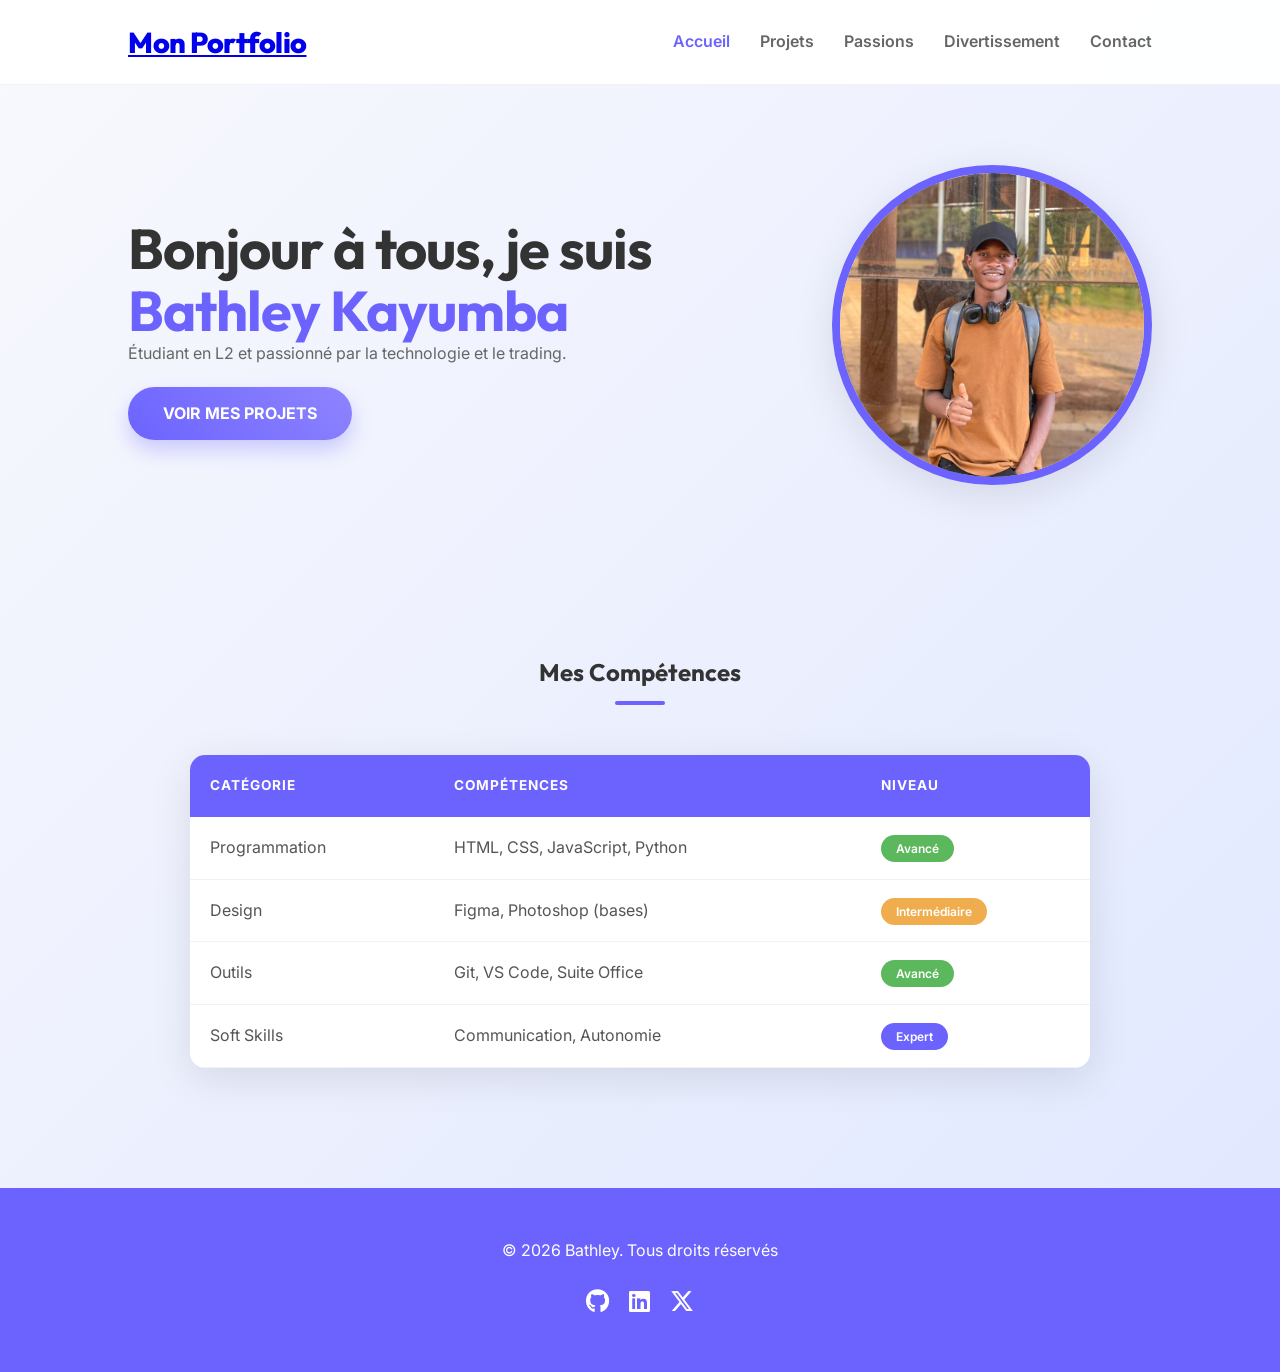
<file: index.html>
<!DOCTYPE html>
<html lang="fr">
<head>
    <meta charset="UTF-8">
    <meta name="viewport" content="width=device-width, initial-scale=1.0">
    <title>Portfolio - Bathley Kayumba</title>
    <link rel="stylesheet" href="CSS/style.css">
    <link rel="stylesheet" href="https://cdnjs.cloudflare.com/ajax/libs/font-awesome/6.5.1/css/all.min.css">
</head>
<body>

   <header class="navbar">
    <div class="logo">
        <a href="index.html">Mon Portfolio</a>
    </div>
    <nav>
        <ul>
            <li><a href="index.html" class="active">Accueil</a></li>
            <li><a href="projet.html">Projets</a></li>
            <li><a href="passion.html">Passions</a></li>
            <li><a href="divertissement.html">Divertissement</a></li>
            <li><a href="contact.html">Contact</a></li>
        </ul>
    </nav>
</header>

    <main>
        <section class="hero">
            <div class="hero-text">
                <h1>Bonjour à tous, je suis <br><span>Bathley Kayumba</span></h1>
                <p>Étudiant en L2 et passionné par la technologie et le trading.</p>
                <a href="projet.html" class="btn">VOIR MES PROJETS</a>
            </div>

            
            <div class="hero-img">
                <img src="Image/I2.jpeg" alt="Bathley">
            </div>
        </section>

        <section class="competences">
            <div class="header-section">
                <h2>Mes Compétences</h2>
                <div class="underline"></div>
            </div>
            <div class="skills-table-container">
                <table class="skills-table">
                    <thead>
                        <tr>
                            <th>CATÉGORIE</th>
                            <th>COMPÉTENCES</th>
                            <th>NIVEAU</th>
                        </tr>
                    </thead>
                    <tbody>
                        <tr>
                            <td>Programmation</td>
                            <td>HTML, CSS, JavaScript, Python</td>
                            <td><span class="badge advanced">Avancé</span></td>
                        </tr>
                        <tr>
                            <td>Design</td>
                            <td>Figma, Photoshop (bases)</td>
                            <td><span class="badge intermediate">Intermédiaire</span></td>
                        </tr>
                        <tr>
                            <td>Outils</td>
                            <td>Git, VS Code, Suite Office</td>
                            <td><span class="badge advanced">Avancé</span></td>
                        </tr>
                        <tr>
                            <td>Soft Skills</td>
                            <td>Communication, Autonomie</td>
                            <td><span class="badge expert">Expert</span></td>
                        </tr>
                    </tbody>
                </table>
            </div>
        </section>
    </main>

    <footer>
        <p>&copy; 2026 Bathley. Tous droits réservés</p>
        <div class="social-icons">
            <a href="#"><i class="fa-brands fa-github"></i></a>
            <a href="#"><i class="fa-brands fa-linkedin"></i></a>
            <a href="#"><i class="fa-brands fa-x-twitter"></i></a>
        </div>
    </footer>

</body>
</html>
</file>
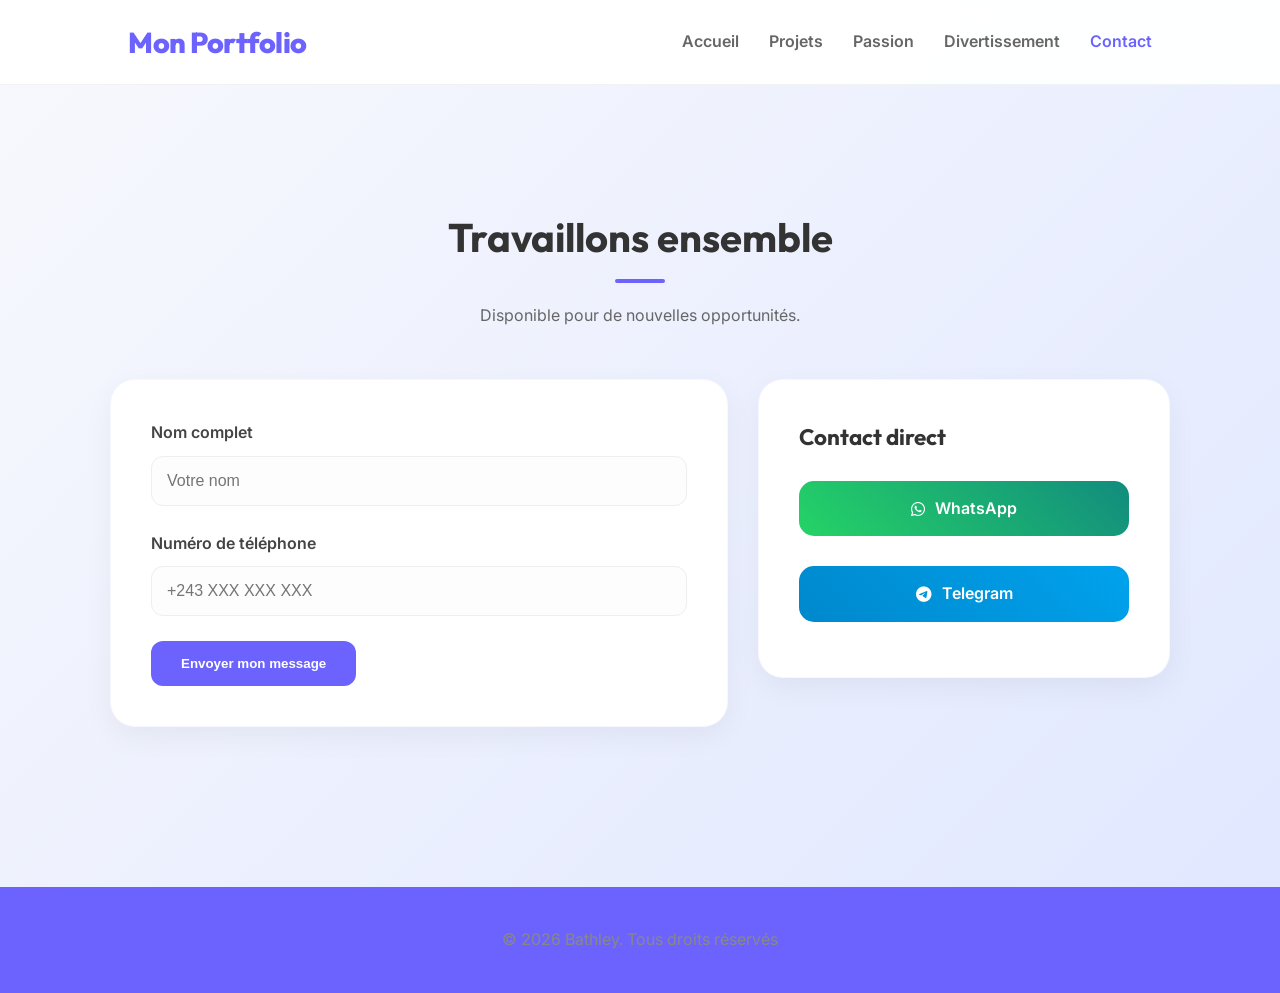
<file: contact.html>
<!DOCTYPE html>
<html lang="fr">
<head>
    <meta charset="UTF-8">
    <meta name="viewport" content="width=device-width, initial-scale=1.0">
    <title>Contact - Mon Portfolio</title>
    <link rel="stylesheet" href="CSS/style.css">
    <link rel="stylesheet" href="https://cdnjs.cloudflare.com/ajax/libs/font-awesome/6.5.1/css/all.min.css">
    
    <style>
        /* Styles spécifiques pour aligner avec le design des captures d'écran */
        :root {
            --brand-color: #6C63FF;
            --bg-light: #f8f9fd;
            --white: #ffffff;
            --shadow: 0 10px 30px rgba(0, 0, 0, 0.05);
        }

        body {
            background-color: var(--bg-light);
            margin: 0;
            font-family: 'Inter', sans-serif;
        }

        .contact-page {
            max-width: 1100px;
            margin: 0 auto;
            padding: 80px 20px;
        }

        .header-section {
            text-align: center;
            margin-bottom: 50px;
        }

        .header-section h2 {
            font-size: 2.5rem;
            color: #333;
            margin-bottom: 10px;
        }

        .underline {
            width: 50px;
            height: 4px;
            background: var(--brand-color);
            margin: 0 auto 20px;
            border-radius: 2px;
        }

        /* Grille de contact */
        .contact-grid {
            display: grid;
            grid-template-columns: 1.5fr 1fr;
            gap: 30px;
            align-items: start;
        }

        /* Style des cartes */
        .contact-form-card, .contact-direct {
            background: var(--white);
            padding: 40px;
            border-radius: 25px;
            box-shadow: var(--shadow);
        }

        /* Formulaire */
        .form-group {
            margin-bottom: 25px;
        }

        .form-group label {
            display: block;
            margin-bottom: 10px;
            font-weight: 600;
            color: #444;
        }

        .form-group input {
            width: 100%;
            padding: 15px;
            border: 1px solid #eee;
            border-radius: 12px;
            background: #fdfdfd;
            font-size: 1rem;
            transition: 0.3s;
            box-sizing: border-box; /* Important pour le padding */
        }

        .form-group input:focus {
            outline: none;
            border-color: var(--brand-color);
            box-shadow: 0 0 0 4px rgba(108, 99, 255, 0.1);
        }

        .btn-grad {
            background: var(--brand-color);
            color: white;
            border: none;
            padding: 15px 30px;
            border-radius: 12px;
            font-weight: 600;
            cursor: pointer;
            transition: 0.3s;
            width: fit-content;
        }

        .btn-grad:hover {
            transform: translateY(-3px);
            box-shadow: 0 5px 15px rgba(108, 99, 255, 0.3);
        }

        /* Boutons de contact direct */
        .contact-direct h3 {
            margin-top: 0;
            margin-bottom: 25px;
            font-size: 1.4rem;
        }

        .direct-buttons {
            display: flex;
            flex-direction: column;
            gap: 15px;
        }

        .social-btn {
            display: flex;
            align-items: center;
            justify-content: center;
            gap: 10px;
            padding: 15px;
            border-radius: 15px;
            text-decoration: none;
            color: white;
            font-weight: 600;
            transition: 0.3s;
        }

        .whatsapp { background-color: #25D366; }
        .telegram { background-color: #0088cc; }

        .social-btn:hover {
            filter: brightness(1.1);
            transform: scale(1.02);
        }

        footer {
            text-align: center;
            padding: 40px;
            color: #888;
        }

        /* Responsive */
        @media (max-width: 850px) {
            .contact-grid {
                grid-template-columns: 1fr;
            }
        }
    </style>
</head>
<body>

    <header class="navbar"> 
        <div class="logo"><a href="index.html" style="text-decoration:none; color:inherit;">Mon Portfolio</a></div>
        <nav>
            <ul>
                <li><a href="index.html">Accueil</a></li>
                <li><a href="projet.html">Projets</a></li>
                <li><a href="passion.html">Passion</a></li>
                <li><a href="divertissement.html">Divertissement</a></li>
                <li><a href="contact.html" class="active">Contact</a></li>
            </ul>
        </nav>
    </header>

    <main class="contact-page">
        <div class="header-section">
            <h2>Travaillons ensemble</h2>
            <div class="underline"></div>
            <p>Disponible pour de nouvelles opportunités.</p>
        </div>

        <div class="contact-grid">
            <section class="contact-form-card">
                <form>
                    <div class="form-group">
                        <label>Nom complet</label>
                        <input type="text" placeholder="Votre nom" required>
                    </div>
                    <div class="form-group">
                        <label>Numéro de téléphone</label>
                        <input type="tel" placeholder="+243 XXX XXX XXX">
                    </div>
                    <button type="submit" class="btn-grad">Envoyer mon message</button>
                </form>
            </section>

            <section class="contact-direct">
                <h3>Contact direct</h3>
                <div class="direct-buttons">
                    <a href="https://wa.me/243999521453" target="_blank" class="social-btn whatsapp">
                        <i class="fa-brands fa-whatsapp"></i> WhatsApp
                    </a>
                    <a href="https://t.me/ton_username" target="_blank" class="social-btn telegram">
                        <i class="fa-brands fa-telegram"></i> Telegram
                    </a>
                </div>
            </section>
        </div>
    </main>

    <footer>
        <p>&copy; 2026 Bathley. Tous droits réservés</p>
    </footer>

</body>
</html>
</file>
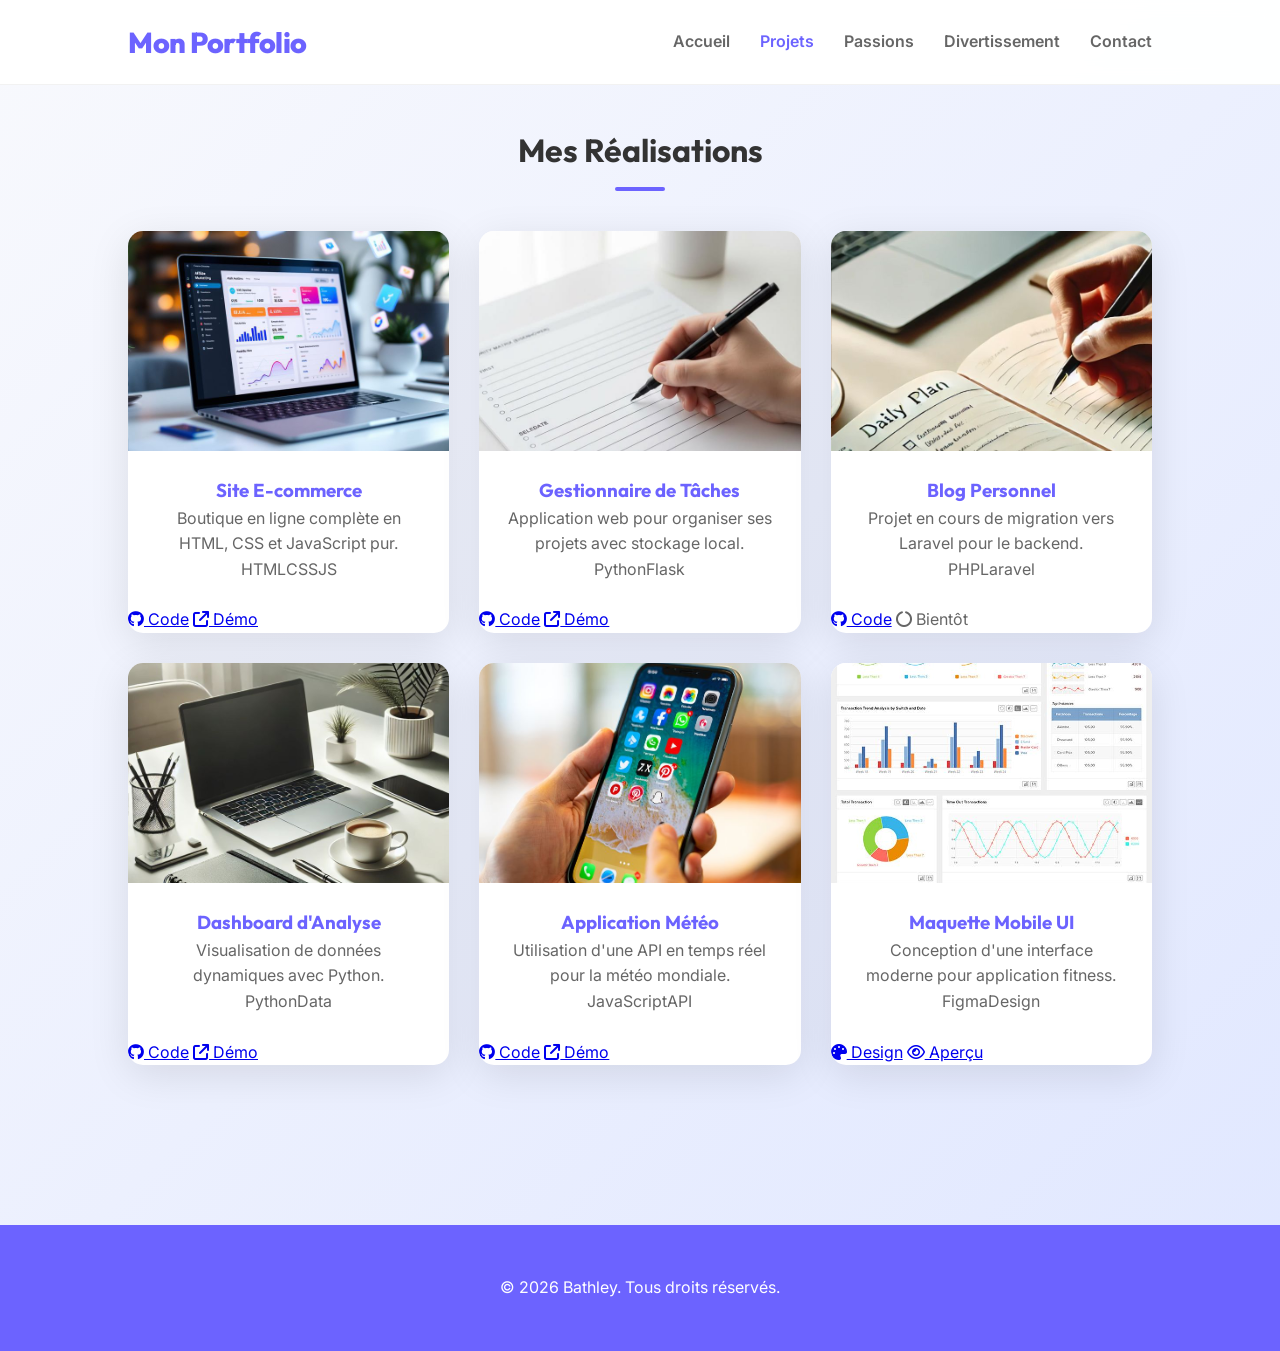
<file: projet.html>
<!DOCTYPE html>
<html lang="fr">
<head>
    <meta charset="UTF-8">
    <meta name="viewport" content="width=device-width, initial-scale=1.0">
    <title>Mon Portfolio - Réalisations</title>
    <link rel="stylesheet" href="CSS/style.css">
    <link rel="stylesheet" href="https://cdnjs.cloudflare.com/ajax/libs/font-awesome/6.5.1/css/all.min.css">
</head>
<body>

    <header class="navbar">
        <div class="logo">Mon Portfolio</div>
        <nav>
            <ul>
                <li><a href="index.html">Accueil</a></li>
                <li><a href="projet.html" class="active">Projets</a></li>
                <li><a href="passion.html">Passions</a></li>
                <li><a href="divertissement.html">Divertissement</a></li>
                <li><a href="contact.html">Contact</a></li>
            </ul>
        </nav>
    </header>

    <main class="container">
        <div class="header-section">
            <h1>Mes Réalisations</h1>
            <div class="underline"></div>
        </div>

        <div class="projects-grid">
            <article class="card">
                <div class="card-img img-1"></div>
                <div class="card-body">
                    <h3>Site E-commerce</h3>
                    <p>Boutique en ligne complète en HTML, CSS et JavaScript pur.</p>
                    <div class="tags"><span class="tag">HTML</span><span class="tag">CSS</span><span class="tag">JS</span></div>
                </div>
                <div class="card-footer">
                    <a href="#"><i class="fa-brands fa-github"></i> Code</a>
                    <a href="#"><i class="fa-solid fa-arrow-up-right-from-square"></i> Démo</a>
                </div>
            </article>

            <article class="card">
                <div class="card-img img-2"></div>
                <div class="card-body">
                    <h3>Gestionnaire de Tâches</h3>
                    <p>Application web pour organiser ses projets avec stockage local.</p>
                    <div class="tags"><span class="tag">Python</span><span class="tag">Flask</span></div>
                </div>
                <div class="card-footer">
                    <a href="#"><i class="fa-brands fa-github"></i> Code</a>
                    <a href="#"><i class="fa-solid fa-arrow-up-right-from-square"></i> Démo</a>
                </div>
            </article>

            <article class="card">
                <div class="card-img img-3"></div>
                <div class="card-body">
                    <h3>Blog Personnel</h3>
                    <p>Projet en cours de migration vers Laravel pour le backend.</p>
                    <div class="tags"><span class="tag">PHP</span><span class="tag">Laravel</span></div>
                </div>
                <div class="card-footer">
                    <a href="#"><i class="fa-brands fa-github"></i> Code</a>
                    <span class="status"><i class="fa-solid fa-circle-notch"></i> Bientôt</span>
                </div>
            </article>

            <article class="card">
                <div class="card-img img-4"></div>
                <div class="card-body">
                    <h3>Dashboard d'Analyse</h3>
                    <p>Visualisation de données dynamiques avec Python.</p>
                    <div class="tags"><span class="tag">Python</span><span class="tag">Data</span></div>
                </div>
                <div class="card-footer">
                    <a href="#"><i class="fa-brands fa-github"></i> Code</a>
                    <a href="#"><i class="fa-solid fa-arrow-up-right-from-square"></i> Démo</a>
                </div>
            </article>

            <article class="card">
                <div class="card-img img-5"></div>
                <div class="card-body">
                    <h3>Application Météo</h3>
                    <p>Utilisation d'une API en temps réel pour la météo mondiale.</p>
                    <div class="tags"><span class="tag">JavaScript</span><span class="tag">API</span></div>
                </div>
                <div class="card-footer">
                    <a href="#"><i class="fa-brands fa-github"></i> Code</a>
                    <a href="#"><i class="fa-solid fa-arrow-up-right-from-square"></i> Démo</a>
                </div>
            </article>

            <article class="card">
                <div class="card-img img-6"></div>
                <div class="card-body">
                    <h3>Maquette Mobile UI</h3>
                    <p>Conception d'une interface moderne pour application fitness.</p>
                    <div class="tags"><span class="tag">Figma</span><span class="tag">Design</span></div>
                </div>
                <div class="card-footer">
                    <a href="#"><i class="fa-solid fa-palette"></i> Design</a>
                    <a href="#"><i class="fa-regular fa-eye"></i> Aperçu</a>
                </div>
            </article>
        </div>
    </main>

    <footer>
        <p>© 2026 Bathley. Tous droits réservés.</p>
    </footer>
</body>
</html>
</file>
<file: CSS/style.css>
/* =========================================
   1. VARIABLES & FONTES
   ========================================= */
@import url('https://fonts.googleapis.com/css2?family=Inter:wght@300;400;500;600&family=Outfit:wght@600;700&display=swap');

:root {
    --brand: #6C63FF; /* Violet de référence */
    --brand-dark: #534EDD;
    --dark: #333333;
    --text: #666666;
    --bg: #f8f9fd;
    --white: #ffffff;
    --shadow: 0 10px 40px rgba(0, 0, 0, 0.1);
    --radius: 15px;
}

* { margin: 0; padding: 0; box-sizing: border-box; }

body { 
    font-family: 'Inter', sans-serif; 
    background: linear-gradient(135deg, #f8f9fd 0%, #e0e7ff 100%);
    color: var(--text);
    overflow-x: hidden;
    line-height: 1.6;
}

h1, h2, h3 { font-family: 'Outfit', sans-serif; color: var(--dark); }

/* =========================================
   2. NAVIGATION (Spécifique Page Projet)
   ========================================= */
header.navbar {
    display: flex;
    justify-content: space-between;
    align-items: center;
    padding: 1.2rem 10%;
    background: rgba(255, 255, 255, 0.95);
    backdrop-filter: blur(10px);
    border-bottom: 1px solid rgba(0,0,0,0.05);
    position: sticky;
    top: 0;
    z-index: 1000;
}

/* C'est ce bloc qui change l'apparence de "Mon Portfolio" */
.logo { 
    font-family: 'Outfit', sans-serif; /* La police de ton image */
    font-size: 1.8rem;                /* Taille plus grande */
    color: #6C63FF !important;        /* Ton violet (le !important force le changement) */
    font-weight: 800;                 /* Très gras (Extra-Bold) */
    letter-spacing: -0.5px;           /* Style moderne serré */
}

/* Style des liens du menu */
nav ul { 
    display: flex; 
    list-style: none; 
    gap: 30px; 
}

nav ul li a { 
    text-decoration: none; 
    color: #666; 
    font-weight: 600; 
    transition: 0.3s; 
}

/* Style pour le lien "Projets" qui est actif */
nav ul li a.active { 
    color: #6C63FF; 
}

nav ul li a:hover { 
    color: #6C63FF; 
}
/* =========================================
   3. HERO SECTION (Accueil)
   ========================================= */
.hero { display: flex; align-items: center; justify-content: space-between; padding: 5rem 10%; gap: 50px; }
.hero-text h1 { font-size: 3.5rem; line-height: 1.1; letter-spacing: -1px; }
.hero-text span { color: var(--brand); }
.hero-img img { width: 320px; height: 320px; border-radius: 50%; border: 8px solid var(--brand); object-fit: cover; box-shadow: var(--shadow); }

.btn {
    display: inline-block;
    margin-top: 20px;
    padding: 14px 35px;
    background: linear-gradient(45deg, var(--brand), #8e84ff);
    color: white;
    text-decoration: none;
    border-radius: 50px;
    font-weight: bold;
    box-shadow: 0 10px 20px rgba(108, 99, 255, 0.3);
    transition: 0.3s;
}

/* =========================================
   4. GRILLE DES PROJETS (Page Projets)
   ========================================= */
.projects-grid {
    display: grid;
    grid-template-columns: repeat(3, 1fr); /* 3 colonnes alignées */
    gap: 30px;
    padding: 0 10% 80px;
}

.card {
    background: var(--white);
    border-radius: var(--radius);
    overflow: hidden;
    box-shadow: var(--shadow);
    transition: 0.3s;
}
.card:hover { transform: translateY(-8px); }

.card-img { 
    height: 220px; 
    background-size: cover; 
    background-position: center;
}

.img-1 { background-image: url('../Image/1.jpeg'); }
.img-2 { background-image: url('../Image/2.jpeg'); }
.img-3 { background-image: url('../Image/3.jpeg'); }
.img-4 { background-image: url('../Image/4.jpeg'); }
.img-5 { background-image: url('../Image/5.jpeg'); }
.img-6 { background-image: url('../Image/6.jpeg'); }

.card-body { padding: 25px; text-align: center; }
.card-body h3 { color: var(--brand); }

/* =========================================
   5. TABLEAU COMPÉTENCES (Centré & Stylisé)
   ========================================= */
.competences { padding: 40px 10%; display: flex; flex-direction: column; align-items: center; }

.header-section { text-align: center; margin: 40px 0; }
.underline { width: 50px; height: 4px; background: var(--brand); margin: 10px auto; border-radius: 2px; }

.skills-table-container {
    width: 100%;
    max-width: 900px;
    background: var(--white);
    border-radius: var(--radius);
    overflow: hidden;
    box-shadow: var(--shadow);
}

.skills-table { width: 100%; border-collapse: collapse; }
.skills-table thead { background-color: var(--brand); }
.skills-table th { color: white; padding: 20px; text-align: left; font-size: 0.85rem; text-transform: uppercase; letter-spacing: 1px; }
.skills-table td { padding: 18px 20px; border-bottom: 1px solid #f2f2f2; color: #555; }

/* Styles des badges de niveau */
.badge { padding: 6px 15px; border-radius: 20px; color: white; font-size: 0.75rem; font-weight: 600; }
.advanced { background-color: #5cb85c; }
.intermediate { background-color: #f0ad4e; }
.expert { background-color: var(--brand); }

/* =========================================
   6. PAGE CONTACT (Travaille ensemble)
   ========================================= */
.contact-page { max-width: 1100px; margin: 60px auto; padding: 0 5%; }
.contact-grid { display: grid; grid-template-columns: 1.2fr 0.8fr; gap: 30px; }
.contact-form-card, .contact-direct { 
    background: var(--white); padding: 40px; border-radius: 20px; 
    box-shadow: var(--shadow); border: 1px solid rgba(108, 99, 255, 0.05); 
}

.form-group { margin-bottom: 20px; }
.form-group input { width: 100%; padding: 15px; border: 2px solid #eee; border-radius: 12px; }
.form-group input:focus { border-color: var(--brand); outline: none; }

.social-btn { 
    display: flex; align-items: center; justify-content: center; gap: 10px; padding: 18px; 
    border-radius: 15px; text-decoration: none; color: white; font-weight: bold; margin-bottom: 15px;
}
.whatsapp { background: linear-gradient(45deg, #25D366, #128C7E); }
.telegram { background: linear-gradient(45deg, #0088cc, #00a2ed); }

/* =========================================
   7. FOOTER
   ========================================= */
footer { background: var(--brand); color: white; text-align: center; padding: 50px 0; margin-top: 80px; }
.social-icons { display: flex; justify-content: center; gap: 20px; margin-top: 20px; }
.social-icons a { color: white; font-size: 1.5rem; transition: 0.3s; }

/* =========================================
   8. RESPONSIVE
   ========================================= */
@media (max-width: 992px) { .projects-grid { grid-template-columns: repeat(2, 1fr); } }
@media (max-width: 850px) { .hero { flex-direction: column; text-align: center; } .contact-grid { grid-template-columns: 1fr; } }
@media (max-width: 600px) { .projects-grid { grid-template-columns: 1fr; } }
</file>
